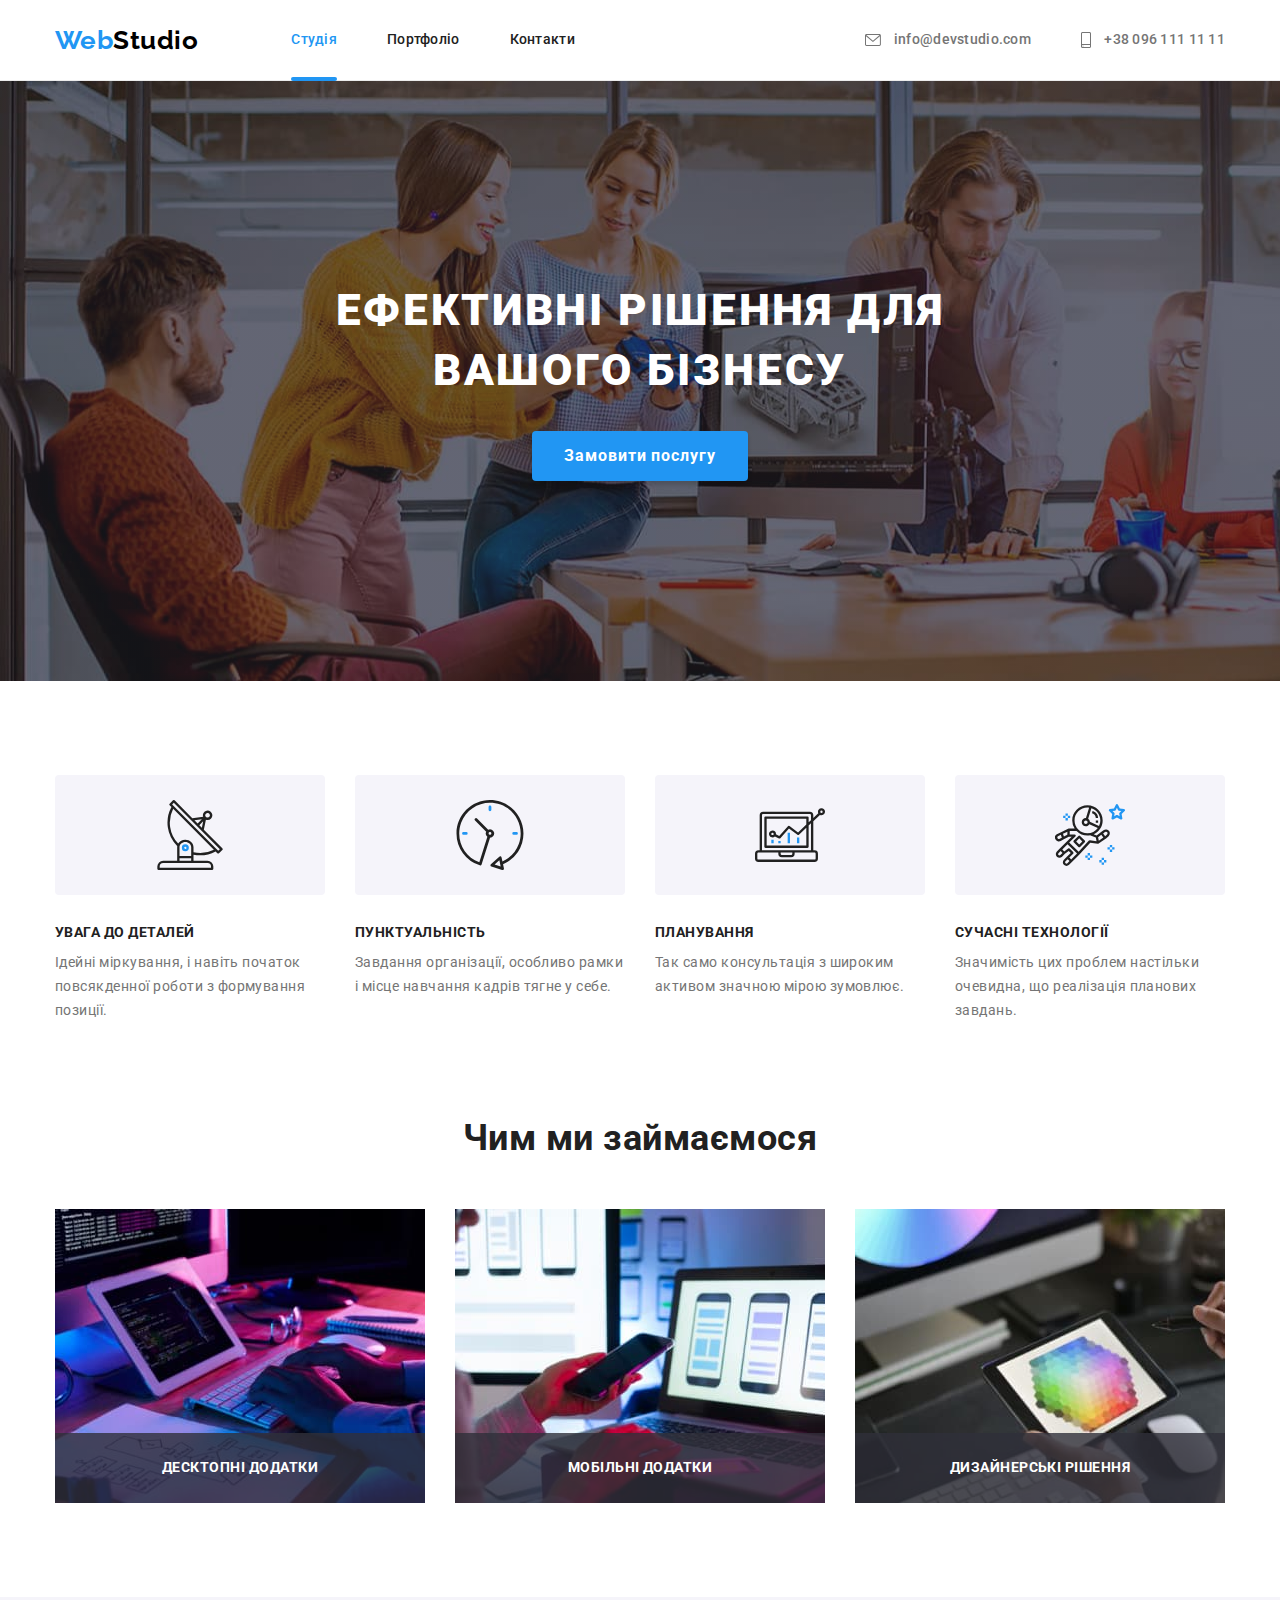
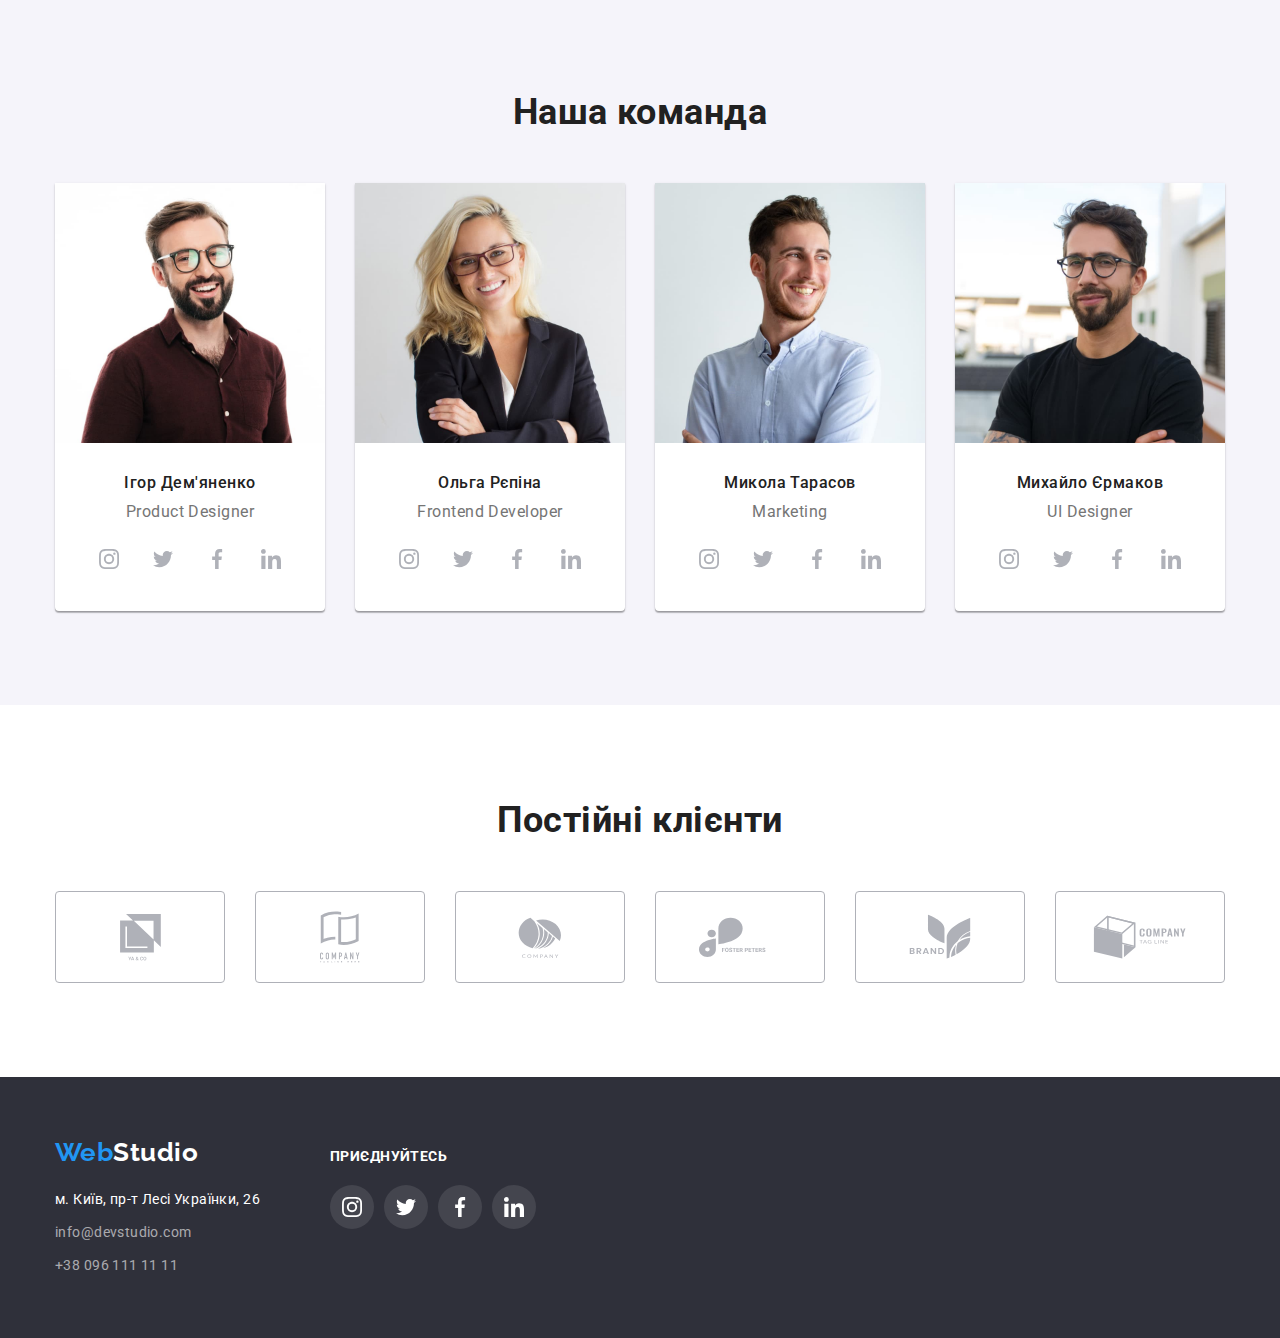
<file: index.html>
<!DOCTYPE html>
<html lang="uk">
  <head>
    <meta charset="UTF-8" />
    <meta http-equiv="X-UA-Compatible" content="IE=edge" />
    <meta name="viewport" content="width=device-width, initial-scale=1.0" />
    <link
      href="https://fonts.googleapis.com/css2?family=Raleway:wght@700&family=Roboto:wght@400;500;700;900&display=swap"
      rel="stylesheet"
    />
    <link
      rel="stylesheet"
      href="https://cdnjs.cloudflare.com/ajax/libs/modern-normalize/1.0.0/modern-normalize.min.css"
    />
    <link rel="stylesheet" href="./css/styles.css" />
    <title>WebStudio</title>
  </head>
  <body>
    <header class="page-header">
      <div class="container main-nav">
        <a href="./index.html" class="logo main-logo">Web<span class="header-logo">Studio</span></a>
        <nav class="site-nav">
          <ul class="nav-list list">
            <li class="nav-item">
              <a href="./index.html" class="nav-link active">Студія</a>
            </li>
            <li class="nav-item">
              <a href="./portfolio.html" class="nav-link">Портфоліо</a>
            </li>
            <li class="nav-item"><a href="" class="nav-link">Контакти</a></li>
          </ul>
        </nav>
        <ul class="contact-list list">
          <li class="contact-item">
            <a href="mailto:info@devstudio.com" class="contact-link">
              <svg class="header-icon" width="16px" height="12px">
                <use href="./images/icons.svg#icon-envelope"></use>
              </svg>
              info@devstudio.com</a
            >
          </li>
          <li class="contact-item">
            <a href="tel:+380961111111" class="contact-link">
              <svg class="header-icon" width="10px" height="16px">
                <use href="./images/icons.svg#icon-smartphone"></use>
              </svg>
              +38 096 111 11 11</a
            >
          </li>
        </ul>
      </div>
    </header>

    <main>
      <section class="hero">
        <div class="container hero-container">
          <h1 class="hero-title">Ефективні рішення для вашого бізнесу</h1>
          <button data-modal-open type="button" class="hero-button">Замовити послугу</button>
        </div>
      </section>

      <section class="section features">
        <div class="container">
          <h2 class="visually-hidden">Переваги</h2>
          <ul class="features-list list">
            <li class="features-item">
              <div class="features-icon">
                <svg width="70px" height="70px">
                  <use href="./images/icons.svg#icon-antenna"></use>
                </svg>
              </div>
              <h3 class="features-title">УВАГА ДО ДЕТАЛЕЙ</h3>
              <p class="features-description">
                Ідейні міркування, і навіть початок повсякденної роботи з формування позиції.
              </p>
            </li>
            <li class="features-item">
              <div class="features-icon">
                <svg width="70px" height="70px">
                  <use href="./images/icons.svg#icon-clock"></use>
                </svg>
              </div>
              <h3 class="features-title">ПУНКТУАЛЬНІСТЬ</h3>
              <p class="features-description">
                Завдання організації, особливо рамки і місце навчання кадрів тягне у себе.
              </p>
            </li>
            <li class="features-item">
              <div class="features-icon">
                <svg width="70px" height="70px">
                  <use href="./images/icons.svg#icon-diagram"></use>
                </svg>
              </div>
              <h3 class="features-title">ПЛАНУВАННЯ</h3>
              <p class="features-description">
                Так само консультація з широким активом значною мірою зумовлює.
              </p>
            </li>
            <li class="features-item">
              <div class="features-icon">
                <svg width="70px" height="70px">
                  <use href="./images/icons.svg#icon-astronaut"></use>
                </svg>
              </div>
              <h3 class="features-title">СУЧАСНІ ТЕХНОЛОГІЇ</h3>
              <p class="features-description">
                Значимість цих проблем настільки очевидна, що реалізація планових завдань.
              </p>
            </li>
          </ul>
        </div>
      </section>

      <section class="section work">
        <div class="container">
          <h2 class="section-title">Чим ми займаємося</h2>
          <ul class="work-list list">
            <li class="work-item">
              <div class="work-thumb">
                <img
                  src="./images/website-development.jpg"
                  alt="Процес верстки сайту"
                  width="370"
                />
                <div class="work-overlay">
                  <h3 class="work-overlay-text">Десктопні додатки</h3>
                </div>
              </div>
            </li>
            <li class="work-item">
              <div class="work-thumb">
                <img
                  src="./images/mobile-application-development.jpg"
                  alt="Процес створення мобільного додатку"
                  width="370"
                />
                <div class="work-overlay">
                  <h3 class="work-overlay-text">Мобільні додатки</h3>
                </div>
              </div>
            </li>
            <li class="work-item">
              <div class="work-thumb">
                <img
                  src="./images/website-visualization.jpg"
                  alt="Процес візуального оформлення сайту"
                  width="370"
                />
                <div class="work-overlay">
                  <h3 class="work-overlay-text">Дизайнерські рішення</h3>
                </div>
              </div>
            </li>
          </ul>
        </div>
      </section>

      <section class="team section">
        <div class="container">
          <h2 class="section-title">Наша команда</h2>
          <ul class="team-list list">
            <li class="team-item">
              <img src="./images/ihor-demyanenko.jpg" alt="Дизайнер Ігор Дем'яненко" width="270" />
              <div class="team-container">
                <h3 class="team-title">Ігор Дем'яненко</h3>
                <p lang="en" class="team-description">Product Designer</p>
              </div>
              <div class="social-container">
                <ul class="list social-list">
                  <li class="social-item">
                    <a href="" class="social-link">
                      <svg width="20px" height="20px" class="social-icon">
                        <use href="./images/icons.svg#icon-instagram"></use>
                      </svg>
                    </a>
                  </li>
                  <li class="social-item">
                    <a href="" class="social-link">
                      <svg width="20px" height="20px">
                        <use href="./images/icons.svg#icon-twitter"></use>
                      </svg>
                    </a>
                  </li>
                  <li class="social-item">
                    <a href="" class="social-link">
                      <svg width="20px" height="20px">
                        <use href="./images/icons.svg#icon-facebook"></use>
                      </svg>
                    </a>
                  </li>
                  <li class="social-item">
                    <a href="" class="social-link">
                      <svg width="20px" height="20px">
                        <use href="./images/icons.svg#icon-linkedin"></use>
                      </svg>
                    </a>
                  </li>
                </ul>
              </div>
            </li>
            <li class="team-item">
              <img
                src="./images/olga-repina.jpg"
                alt="Розробниця візуальної частини сайту Ольга Рєпіна"
                width="270"
              />
              <div class="team-container">
                <h3 class="team-title">Ольга Рєпіна</h3>
                <p lang="en" class="team-description">Frontend Developer</p>
              </div>
              <div class="social-container">
                <ul class="list social-list">
                  <li class="social-item">
                    <a href="" class="social-link">
                      <svg width="20px" height="20px" class="social-icon">
                        <use href="./images/icons.svg#icon-instagram"></use>
                      </svg>
                    </a>
                  </li>
                  <li class="social-item">
                    <a href="" class="social-link">
                      <svg width="20px" height="20px">
                        <use href="./images/icons.svg#icon-twitter"></use>
                      </svg>
                    </a>
                  </li>
                  <li class="social-item">
                    <a href="" class="social-link">
                      <svg width="20px" height="20px">
                        <use href="./images/icons.svg#icon-facebook"></use>
                      </svg>
                    </a>
                  </li>
                  <li class="social-item">
                    <a href="" class="social-link">
                      <svg width="20px" height="20px">
                        <use href="./images/icons.svg#icon-linkedin"></use>
                      </svg>
                    </a>
                  </li>
                </ul>
              </div>
            </li>
            <li class="team-item">
              <img src="./images/mykola-tarasov.jpg" alt="Маркетолог Микола Тарасов" width="270" />
              <div class="team-container">
                <h3 class="team-title">Микола Тарасов</h3>
                <p lang="en" class="team-description">Marketing</p>
              </div>
              <div class="social-container">
                <ul class="list social-list">
                  <li class="social-item">
                    <a href="" class="social-link">
                      <svg width="20px" height="20px" class="social-icon">
                        <use href="./images/icons.svg#icon-instagram"></use>
                      </svg>
                    </a>
                  </li>
                  <li class="social-item">
                    <a href="" class="social-link">
                      <svg width="20px" height="20px">
                        <use href="./images/icons.svg#icon-twitter"></use>
                      </svg>
                    </a>
                  </li>
                  <li class="social-item">
                    <a href="" class="social-link">
                      <svg width="20px" height="20px">
                        <use href="./images/icons.svg#icon-facebook"></use>
                      </svg>
                    </a>
                  </li>
                  <li class="social-item">
                    <a href="" class="social-link">
                      <svg width="20px" height="20px">
                        <use href="./images/icons.svg#icon-linkedin"></use>
                      </svg>
                    </a>
                  </li>
                </ul>
              </div>
            </li>
            <li class="team-item">
              <img
                src="./images/mykhailo-yermakov.jpg"
                alt="Дизайнер інтерфейсу Михайло Єрмаков"
                width="270"
              />
              <div class="team-container">
                <h3 class="team-title">Михайло Єрмаков</h3>
                <p lang="en" class="team-description">UI Designer</p>
              </div>
              <div class="social-container">
                <ul class="list social-list">
                  <li class="social-item">
                    <a href="" class="social-link">
                      <svg width="20px" height="20px" class="social-icon">
                        <use href="./images/icons.svg#icon-instagram"></use>
                      </svg>
                    </a>
                  </li>
                  <li class="social-item">
                    <a href="" class="social-link">
                      <svg width="20px" height="20px">
                        <use href="./images/icons.svg#icon-twitter"></use>
                      </svg>
                    </a>
                  </li>
                  <li class="social-item">
                    <a href="" class="social-link">
                      <svg width="20px" height="20px">
                        <use href="./images/icons.svg#icon-facebook"></use>
                      </svg>
                    </a>
                  </li>
                  <li class="social-item">
                    <a href="" class="social-link">
                      <svg width="20px" height="20px">
                        <use href="./images/icons.svg#icon-linkedin"></use>
                      </svg>
                    </a>
                  </li>
                </ul>
              </div>
            </li>
          </ul>
        </div>
      </section>

      <section class="section">
        <div class="container">
          <h2 class="section-title">Постійні клієнти</h2>
          <ul class="list client-list">
            <li class="client-item">
              <a href="" class="client-link">
                <svg width="41px" height="46.7px">
                  <use href="./images/icons.svg#icon-client-1"></use>
                </svg>
              </a>
            </li>
            <li class="client-item">
              <a href="" class="client-link">
                <svg width="40px" height="52px">
                  <use href="./images/icons.svg#icon-client-2"></use>
                </svg>
              </a>
            </li>
            <li class="client-item">
              <a href="" class="client-link">
                <svg width="43.46px" height="41.18px">
                  <use href="./images/icons.svg#icon-client-3"></use>
                </svg>
              </a>
            </li>
            <li class="client-item">
              <a href="" class="client-link">
                <svg width="84.44px" height="40.62px">
                  <use href="./images/icons.svg#icon-client-4"></use>
                </svg>
              </a>
            </li>
            <li class="client-item">
              <a href="" class="client-link">
                <svg width="62.54px" height="45.43px">
                  <use href="./images/icons.svg#icon-client-5"></use>
                </svg>
              </a>
            </li>
            <li class="client-item">
              <a href="" class="client-link">
                <svg width="93.79px" height="43.93px">
                  <use href="./images/icons.svg#icon-client-6"></use>
                </svg>
              </a>
            </li>
          </ul>
        </div>
      </section>
    </main>

    <footer class="footer">
      <div class="container footer-container">
        <div>
          <a href="./index.html" class="logo">Web<span class="footer-logo">Studio</span></a>
          <address class="footer-address">
            <ul class="footer-list list">
              <li class="footer-item">
                <a href="https://goo.gl/maps/XunTqsF5HSqETPy68" class="address-link"
                  >м. Київ, пр-т Лесі Українки, 26</a
                >
              </li>
              <li class="footer-item">
                <a href="mailto:info@devstudio.com" class="contacts-link">info@devstudio.com</a>
              </li>
              <li class="footer-item">
                <a href="tel:+380961111111" class="contacts-link">+38 096 111 11 11</a>
              </li>
            </ul>
          </address>
        </div>
        <div class="join">
          <h3 class="join-title">приєднуйтесь</h3>
          <ul class="list join-list">
            <li class="join-item">
              <a href="" class="social-link join-link">
                <svg width="20px" height="20px">
                  <use href="./images/icons.svg#icon-instagram"></use>
                </svg>
              </a>
            </li>
            <li class="join-item">
              <a href="" class="social-link join-link">
                <svg width="20px" height="20px">
                  <use href="./images/icons.svg#icon-twitter"></use>
                </svg>
              </a>
            </li>
            <li class="join-item">
              <a href="" class="social-link join-link">
                <svg width="20px" height="20px">
                  <use href="./images/icons.svg#icon-facebook"></use>
                </svg>
              </a>
            </li>
            <li class="join-item">
              <a href="" class="social-link join-link">
                <svg width="20px" height="20px">
                  <use href="./images/icons.svg#icon-linkedin"></use>
                </svg>
              </a>
            </li>
          </ul>
        </div>
      </div>
    </footer>

    <div data-modal class="backdrop is-hidden">
      <div class="modal">
        <button data-modal-close type="button" class="modal-btn">
          <svg class="" width="18" height="18">
            <use href="./images/icons.svg#modal-btn"></use>
          </svg>
        </button>
      </div>
    </div>

    <script src="./js/modal.js"></script>
  </body>
</html>
</file>
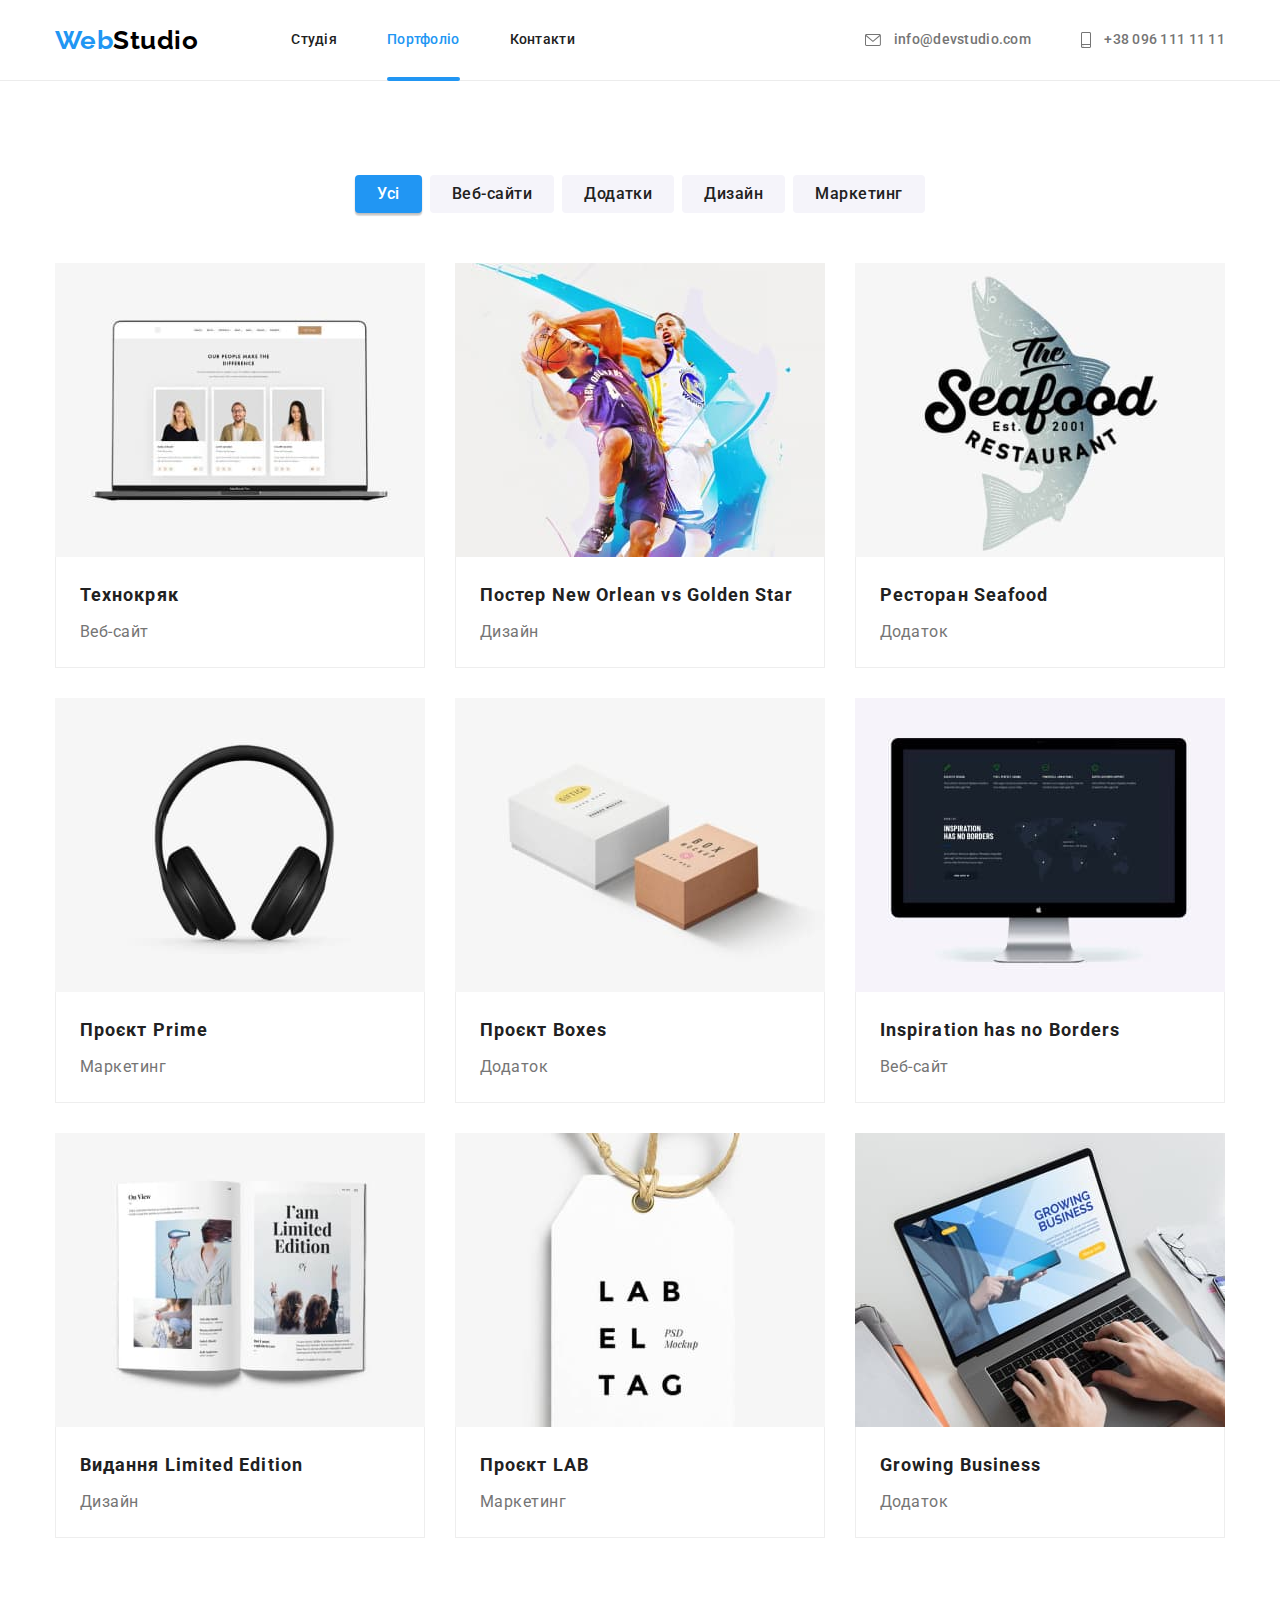
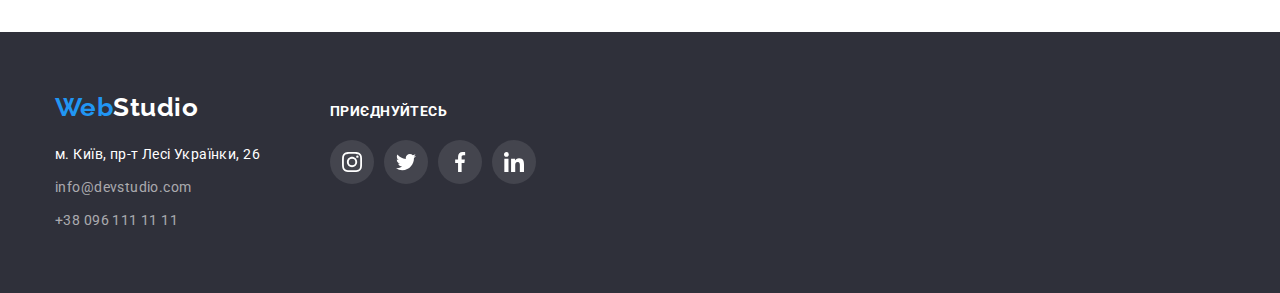
<file: portfolio.html>
<!DOCTYPE html>
<html lang="uk">
  <head>
    <meta charset="UTF-8" />
    <meta http-equiv="X-UA-Compatible" content="IE=edge" />
    <meta name="viewport" content="width=device-width, initial-scale=1.0" />
    <link
      href="https://fonts.googleapis.com/css2?family=Raleway:wght@700&family=Roboto:wght@400;500;700;900&display=swap"
      rel="stylesheet"
    />
    <link
      rel="stylesheet"
      href="https://cdnjs.cloudflare.com/ajax/libs/modern-normalize/1.0.0/modern-normalize.min.css"
    />
    <link rel="stylesheet" href="./css/styles.css" />
    <title>WebStudio</title>
  </head>
  <body>
    <header class="page-header">
      <div class="container main-nav">
        <a href="./index.html" class="logo main-logo">Web<span class="header-logo">Studio</span></a>
        <nav class="site-nav">
          <ul class="nav-list list">
            <li class="nav-item">
              <a href="./index.html" class="nav-link">Студія</a>
            </li>
            <li class="nav-item">
              <a href="./portfolio.html" class="nav-link active">Портфоліо</a>
            </li>
            <li class="nav-item"><a href="" class="nav-link">Контакти</a></li>
          </ul>
        </nav>
        <ul class="contact-list list">
          <li class="contact-item">
            <a href="mailto:info@devstudio.com" class="contact-link">
              <svg class="header-icon" width="16px" height="12px">
                <use href="./images/icons.svg#icon-envelope"></use>
              </svg>
              info@devstudio.com</a
            >
          </li>
          <li class="contact-item">
            <a href="tel:+380961111111" class="contact-link">
              <svg class="header-icon" width="10px" height="16px">
                <use href="./images/icons.svg#icon-smartphone"></use>
              </svg>
              +38 096 111 11 11</a
            >
          </li>
        </ul>
      </div>
    </header>

    <main>
      <section class="portfolio section">
        <div class="container">
          <h1 class="visually-hidden">Портфоліо</h1>

          <ul class="filter-list list">
            <li class="filter-item">
              <button type="button" class="filter-button active-button">Усі</button>
            </li>
            <li class="filter-item">
              <button type="button" class="filter-button">Веб-сайти</button>
            </li>
            <li class="filter-item">
              <button type="button" class="filter-button">Додатки</button>
            </li>
            <li class="filter-item">
              <button type="button" class="filter-button">Дизайн</button>
            </li>
            <li class="filter-item">
              <button type="button" class="filter-button">Маркетинг</button>
            </li>
          </ul>

          <ul class="project-list list">
            <li class="project-item">
              <a href="" class="project-link">
                <div class="project-thumb">
                  <img src="./images/laptop.jpg" alt="Ноутбук з відкритим сайтом" width="370" />
                  <div class="project-overlay">
                    <p class="project-overlay-text">
                      Ресурс пропонує комплексні пропозиції з різним рівнем функціоналу та сервісів.
                      Все це дозволить відвідувачу отримати вичерпні відомості про компанію чи
                      приватну особу.
                    </p>
                  </div>
                </div>
                <div class="project-container">
                  <h2 class="project-title">Технокряк</h2>
                  <p class="project-text">Веб-сайт</p>
                </div>
              </a>
            </li>

            <li class="project-item">
              <a href="" class="project-link">
                <div class="project-thumb">
                  <img
                    src="./images/basketball.jpg"
                    alt="Чоловіки грають в баскетбол"
                    width="370"
                  />
                  <div class="project-overlay">
                    <p class="project-overlay-text">
                      Ресурс пропонує комплексні пропозиції з різним рівнем функціоналу та сервісів.
                      Все це дозволить відвідувачу отримати вичерпні відомості про компанію чи
                      приватну особу.
                    </p>
                  </div>
                </div>
                <div class="project-container">
                  <h2 class="project-title">Постер New Orlean vs Golden Star</h2>
                  <p class="project-text">Дизайн</p>
                </div>
              </a>
            </li>

            <li class="project-item">
              <a href="" class="project-link">
                <div class="project-thumb">
                  <img src="./images/fish.jpg" alt="Риба та назва ресторану" width="370" />
                  <div class="project-overlay">
                    <p class="project-overlay-text">
                      Ресурс пропонує комплексні пропозиції з різним рівнем функціоналу та сервісів.
                      Все це дозволить відвідувачу отримати вичерпні відомості про компанію чи
                      приватну особу.
                    </p>
                  </div>
                </div>
                <div class="project-container">
                  <h2 class="project-title">Ресторан Seafood</h2>
                  <p class="project-text">Додаток</p>
                </div>
              </a>
            </li>

            <li class="project-item">
              <a href="" class="project-link">
                <div class="project-thumb">
                  <img src="./images/headphones.jpg" alt="Навушники" width="370" />
                  <div class="project-overlay">
                    <p class="project-overlay-text">
                      Ресурс пропонує комплексні пропозиції з різним рівнем функціоналу та сервісів.
                      Все це дозволить відвідувачу отримати вичерпні відомості про компанію чи
                      приватну особу.
                    </p>
                  </div>
                </div>
                <div class="project-container">
                  <h2 class="project-title">Проєкт Prime</h2>
                  <p class="project-text">Маркетинг</p>
                </div>
              </a>
            </li>

            <li class="project-item">
              <a href="" class="project-link">
                <div class="project-thumb">
                  <img src="./images/boxes.jpg" alt="Біла та жовта коробки" width="370" />
                  <div class="project-overlay">
                    <p class="project-overlay-text">
                      Ресурс пропонує комплексні пропозиції з різним рівнем функціоналу та сервісів.
                      Все це дозволить відвідувачу отримати вичерпні відомості про компанію чи
                      приватну особу.
                    </p>
                  </div>
                </div>
                <div class="project-container">
                  <h2 class="project-title">Проєкт Boxes</h2>
                  <p class="project-text">Додаток</p>
                </div>
              </a>
            </li>

            <li class="project-item">
              <a href="" class="project-link">
                <div class="project-thumb">
                  <img
                    src="./images/pc.jpg"
                    alt="Персональний комп'ютер з відкритим сайтом"
                    width="370"
                  />
                  <div class="project-overlay">
                    <p class="project-overlay-text">
                      Ресурс пропонує комплексні пропозиції з різним рівнем функціоналу та сервісів.
                      Все це дозволить відвідувачу отримати вичерпні відомості про компанію чи
                      приватну особу.
                    </p>
                  </div>
                </div>
                <div class="project-container">
                  <h2 class="project-title">Inspiration has no Borders</h2>
                  <p class="project-text">Веб-сайт</p>
                </div>
              </a>
            </li>

            <li class="project-item">
              <a href="" class="project-link">
                <div class="project-thumb">
                  <img src="./images/magazine.jpg" alt="Відкритий журнал" width="370" />
                  <div class="project-overlay">
                    <p class="project-overlay-text">
                      Ресурс пропонує комплексні пропозиції з різним рівнем функціоналу та сервісів.
                      Все це дозволить відвідувачу отримати вичерпні відомості про компанію чи
                      приватну особу.
                    </p>
                  </div>
                </div>
                <div class="project-container">
                  <h2 class="project-title">Видання Limited Edition</h2>
                  <p class="project-text">Дизайн</p>
                </div>
              </a>
            </li>

            <li class="project-item">
              <a href="" class="project-link">
                <div class="project-thumb">
                  <img src="./images/label.jpg" alt="Eтикетка з написом" width="370" />
                  <div class="project-overlay">
                    <p class="project-overlay-text">
                      Ресурс пропонує комплексні пропозиції з різним рівнем функціоналу та сервісів.
                      Все це дозволить відвідувачу отримати вичерпні відомості про компанію чи
                      приватну особу.
                    </p>
                  </div>
                </div>
                <div class="project-container">
                  <h2 class="project-title">Проєкт LAB</h2>
                  <p class="project-text">Маркетинг</p>
                </div>
              </a>
            </li>

            <li class="project-item">
              <a href="" class="project-link">
                <div class="project-thumb">
                  <img
                    src="./images/using-laptop.jpg"
                    alt="Чоловік працює за ноутбуком"
                    width="370"
                  />
                  <div class="project-overlay">
                    <p class="project-overlay-text">
                      Ресурс пропонує комплексні пропозиції з різним рівнем функціоналу та сервісів.
                      Все це дозволить відвідувачу отримати вичерпні відомості про компанію чи
                      приватну особу.
                    </p>
                  </div>
                </div>
                <div class="project-container">
                  <h2 class="project-title">Growing Business</h2>
                  <p class="project-text">Додаток</p>
                </div>
              </a>
            </li>
          </ul>
        </div>
      </section>
    </main>

    <footer class="footer">
      <div class="container footer-container">
        <div>
          <a href="./index.html" class="logo">Web<span class="footer-logo">Studio</span></a>
          <address class="footer-address">
            <ul class="footer-list list">
              <li class="footer-item">
                <a href="https://goo.gl/maps/XunTqsF5HSqETPy68" class="address-link link"
                  >м. Київ, пр-т Лесі Українки, 26</a
                >
              </li>
              <li class="footer-item">
                <a href="mailto:info@devstudio.com" class="contacts-link">info@devstudio.com</a>
              </li>
              <li class="footer-item">
                <a href="tel:+380961111111" class="contacts-link">+38 096 111 11 11</a>
              </li>
            </ul>
          </address>
        </div>
        <div class="join">
          <h3 class="join-title">приєднуйтесь</h3>
          <ul class="list join-list">
            <li class="join-item">
              <a href="" class="social-link join-link">
                <svg width="20px" height="20px">
                  <use href="./images/icons.svg#icon-instagram"></use>
                </svg>
              </a>
            </li>
            <li class="join-item">
              <a href="" class="social-link join-link">
                <svg width="20px" height="20px">
                  <use href="./images/icons.svg#icon-twitter"></use>
                </svg>
              </a>
            </li>
            <li class="join-item">
              <a href="" class="social-link join-link">
                <svg width="20px" height="20px">
                  <use href="./images/icons.svg#icon-facebook"></use>
                </svg>
              </a>
            </li>
            <li class="join-item">
              <a href="" class="social-link join-link">
                <svg width="20px" height="20px">
                  <use href="./images/icons.svg#icon-linkedin"></use>
                </svg>
              </a>
            </li>
          </ul>
        </div>
      </div>
    </footer>
  </body>
</html>
</file>
<file: css/styles.css>
:root {
  --primary-text-color: #212121;
  --description-color: #757575;
  --transparent-text-color: rgba(255, 255, 255, 0.6);
  --accent-color: #2196f3;
  --primary-bg-color: #ffffff;
  --secondary-bg-color: #2f303a;
  --team-bg-color: #f5f4fa;
  --secondary-logo-color: #000000;
  --icon-color: #afb1b8;
  --box-shadow-card: 0px 1px 3px rgba(0, 0, 0, 0.12), 0px 1px 1px rgba(0, 0, 0, 0.14),
    0px 2px 1px rgba(0, 0, 0, 0.2);
  --box-shadow-filter: 0px 3px 1px rgba(0, 0, 0, 0.1), 0px 1px 2px rgba(0, 0, 0, 0.08),
    0px 2px 2px rgba(0, 0, 0, 0.12);
  --box-shadow-portfolio-card: 0px 1px 1px rgba(0, 0, 0, 0.12), 0px 4px 4px rgba(0, 0, 0, 0.06),
    1px 4px 6px rgba(0, 0, 0, 0.16);
  --transition: cubic-bezier(0.4, 0, 0.2, 1);
}

body {
  color: var(--primary-text-color);
  background-color: var(--primary-bg-color);

  font-family: 'Roboto', sans-serif;
  letter-spacing: 0.03em;
}

img {
  display: block;
}

h1,
h2,
h3,
h4,
h5,
h6,
p,
ul {
  margin: 0;
  padding: 0;
}

.list {
  list-style: none;
}

.visually-hidden {
  position: absolute;

  width: 1px;
  height: 1px;
  margin: -1px;
  border: 0;
  padding: 0;

  white-space: nowrap;
  clip-path: inset(100%);
  clip: rect(0 0 0 0);
  overflow: hidden;
}

/* containers */

.container {
  margin-left: auto;
  margin-right: auto;
  padding-left: 15px;
  padding-right: 15px;

  width: 1200px;
}

/* logo */

.logo {
  color: var(--accent-color);

  font-family: 'Raleway', sans-serif;
  font-weight: 700;
  font-size: 26px;
  line-height: 1.19;
  text-decoration: none;
}

.header-logo {
  color: var(--secondary-logo-color);
}

.footer-logo {
  color: var(--primary-bg-color);
}

/* header */

.page-header {
  border-bottom: 1px solid #ececec;
}

.main-nav,
.nav-list,
.contact-list {
  display: flex;
}

.main-nav,
.nav-list {
  align-items: center;
}

.nav-list {
  margin-left: 93px;
}

.nav-item:not(:last-child),
.contact-item:not(:last-child) {
  margin-right: 50px;
}

.contact-list {
  margin-left: auto;
}

.nav-link,
.contact-link {
  display: block;
  padding-top: 32px;
  padding-bottom: 32px;

  fill: currentColor;

  font-weight: 500;
  font-size: 14px;
  line-height: 1.14;
  letter-spacing: 0.02em;
  text-decoration: none;

  transition: color 250ms var(--transition);
}

.nav-link {
  color: var(--primary-text-color);
}

.contact-link {
  color: var(--description-color);
}

.header-icon {
  vertical-align: middle;
  margin-right: 10px;
}

.nav-link:hover,
.nav-link:focus,
.contact-link:hover,
.contact-link:focus {
  color: var(--accent-color);
}

.active {
  position: relative;

  color: var(--accent-color);
}

.active::after {
  content: '';
  position: absolute;
  bottom: -1px;
  left: 0;

  height: 4px;
  width: 100%;

  background-color: var(--accent-color);

  border-radius: 2px;
}

/* hero */

.hero {
  text-align: center;
  margin-right: auto;
  margin-left: auto;
  padding-top: 200px;
  padding-bottom: 200px;

  max-width: 1600px;

  background-image: linear-gradient(to right, rgba(47, 48, 58, 0.4), rgba(47, 48, 58, 0.4)),
    url(../images/hero-bg.jpg);

  background-repeat: no-repeat;
  background-size: cover;
}

.hero-container {
  width: 696px;
}

.hero-title {
  margin-bottom: 30px;

  color: var(--primary-bg-color);

  font-weight: 900;
  font-size: 44px;
  line-height: 1.36;
  letter-spacing: 0.06em;
  text-transform: uppercase;
}

.hero-button {
  padding: 10px 32px;

  color: var(--primary-bg-color);
  background-color: var(--accent-color);
  box-shadow: 0px 4px 4px rgba(0, 0, 0, 0.15);

  font-family: inherit;
  font-weight: 700;
  font-size: 16px;
  line-height: 1.88;
  letter-spacing: 0.06em;
  cursor: pointer;
  border: none;
  border-radius: 4px;
}

/* section */

.section {
  padding-top: 94px;
  padding-bottom: 94px;
}

.section-title {
  text-align: center;
  margin-bottom: 50px;

  font-weight: 700;
  font-size: 36px;
  line-height: 1.17;
}

/* features */

.features {
  padding-bottom: 0;
}

.features-list {
  display: flex;
}

.features-icon {
  display: flex;
  justify-content: center;
  align-items: center;
  margin-bottom: 30px;

  height: 120px;

  background-color: var(--team-bg-color);

  border-radius: 4px;
}

.features-item {
  width: 270px;
}

.features-item:not(:last-child) {
  margin-right: 30px;
}

.features-title {
  margin-bottom: 10px;

  font-weight: 700;
  font-size: 14px;
  line-height: 1.14;
  text-transform: uppercase;
}

.features-description {
  color: var(--description-color);

  font-size: 14px;
  line-height: 1.71;
}

/* work */

.work-list {
  display: flex;
}

.work-item:not(:last-child) {
  margin-right: 30px;
}

.work-thumb {
  position: relative;
}

.work-overlay {
  position: absolute;
  bottom: 0;
  left: 0;

  height: 70px;
  width: 100%;

  display: flex;
  justify-content: center;
  align-items: center;

  background-color: rgba(47, 48, 58, 0.8);
}

.work-overlay-text {
  color: var(--primary-bg-color);

  font-size: 14px;
  line-height: 1.14;
  text-transform: uppercase;
}

/* team */

.team {
  text-align: center;

  background-color: var(--team-bg-color);
}

.team-list {
  display: flex;
}

.team-item {
  background-color: var(--primary-bg-color);
  box-shadow: var(--box-shadow-card);

  border-radius: 0px 0px 4px 4px;
}

.team-item:not(:last-child) {
  margin-right: 30px;
}

.team-container {
  margin-top: 30px;
}

.team-title {
  margin-bottom: 10px;

  font-weight: 500;
  font-size: 16px;
  line-height: 1.19;
}

.team-description {
  color: var(--description-color);

  font-size: 16px;
  line-height: 1.19;
}

.social-container {
  margin-top: 16px;
  margin-bottom: 30px;
}

.social-list {
  display: flex;
  justify-content: center;
}

.social-item:not(:last-child) {
  margin-right: 10px;
}

.social-link {
  display: flex;
  justify-content: center;
  align-items: center;

  width: 44px;
  height: 44px;

  fill: var(--icon-color);

  border-radius: 50%;

  transition: fill 250ms var(--transition), background-color 250ms var(--transition);
}

.social-link:hover,
.social-link:focus {
  background-color: var(--accent-color);
  fill: var(--primary-bg-color);
}

/* clients */

.client-list {
  display: flex;
  justify-content: center;
}

.client-item:not(:last-child) {
  margin-right: 30px;
}

.client-link {
  display: flex;
  justify-content: center;
  align-items: center;

  width: 170px;
  height: 92px;

  fill: var(--icon-color);

  border: 1px solid var(--icon-color);
  border-radius: 4px;

  transition: fill 250ms var(--transition), border 250ms var(--transition);
}

.client-link:hover,
.client-link:focus {
  fill: var(--accent-color);
  border: 1px solid var(--accent-color);
}

/* footer */

.footer {
  padding-top: 60px;
  padding-bottom: 60px;

  background-color: var(--secondary-bg-color);
}

.footer-container {
  display: flex;
}

.footer-address {
  margin-top: 20px;
}

.footer-item:not(:last-child) {
  margin-bottom: 9px;
}

.address-link,
.contacts-link {
  font-style: normal;
  font-weight: 400;
  font-size: 14px;
  line-height: 1.71;
  letter-spacing: 0.03em;
  text-decoration: none;

  transition: color 250ms var(--transition);
}

.address-link {
  color: var(--primary-bg-color);
}

.contacts-link {
  color: var(--transparent-text-color);
}

.address-link:hover,
.address-link:focus,
.contacts-link:hover,
.contacts-link:focus {
  color: var(--accent-color);
}

.join {
  margin-left: 70px;
  margin-top: 12px;
}

.join-list {
  display: flex;
}

.join-title {
  margin-bottom: 20px;

  color: var(--primary-bg-color);

  font-size: 14px;
  line-height: 1.14;
  letter-spacing: 0.03em;
  text-transform: uppercase;
}

.join-item:not(:last-child) {
  margin-right: 10px;
}

.join-link {
  fill: var(--primary-bg-color);
  background-color: rgba(255, 255, 255, 0.1);
}

/* modal */

.backdrop {
  position: fixed;
  top: 0;
  left: 0;

  width: 100%;
  height: 100%;

  background-color: rgba(0, 0, 0, 0.2);

  transition: opacity 250ms var(--transition), visibility 250ms var(--transition);
}

.backdrop.is-hidden {
  visibility: hidden;
  opacity: 0;
  pointer-events: none;
}

.modal {
  position: absolute;
  top: 50%;
  left: 50%;
  transform: translate(-50%, -50%);

  min-width: 528px;
  min-height: 581px;

  background-color: var(--primary-bg-color);
  box-shadow: 0px 1px 3px rgba(0, 0, 0, 0.12), 0px 1px 1px rgba(0, 0, 0, 0.14),
    0px 2px 1px rgba(0, 0, 0, 0.2);

  border-radius: 4px;
}

.modal-btn {
  position: absolute;
  top: 8px;
  right: 8px;

  display: flex;
  justify-content: center;
  align-items: center;

  width: 30px;
  height: 30px;
  padding: 0;

  background-color: transparent;

  border: 1px solid rgba(0, 0, 0, 0.1);
  border-radius: 50%;
  cursor: pointer;

  transition: fill 250ms var(--transition);
}

.modal-btn:hover,
.modal-btn:focus {
  fill: var(--accent-color);
}

/* portfolio */

.filter-list {
  display: flex;
  justify-content: center;
  margin-bottom: 50px;
}

.filter-item:not(:last-child) {
  margin-right: 8px;
}

.filter-button {
  padding: 6px 22px;

  color: var(--primary-text-color);
  background-color: var(--team-bg-color);

  font-family: inherit;
  font-weight: 500;
  font-size: 16px;
  line-height: 1.62;
  letter-spacing: 0.03em;
  cursor: pointer;
  border-width: 0px;
  border-radius: 4px;

  transition: color 250ms var(--transition), background-color 250ms var(--transition),
    box-shadow 250ms var(--transition);
}

.filter-button:hover,
.filter-button:focus,
.active-button {
  color: var(--primary-bg-color);
  background-color: var(--accent-color);
  box-shadow: var(--box-shadow-filter);
}

.project-list {
  display: flex;
  flex-wrap: wrap;
}

.project-item {
  width: 370px;
  transition: box-shadow 250ms var(--transition);
}

.project-item:hover,
.project-item:focus {
  box-shadow: var(--box-shadow-portfolio-card);
}

.project-item:not(:nth-child(3n)) {
  margin-right: 30px;
}

.project-item:not(:nth-child(n + 7)) {
  margin-bottom: 30px;
}

.project-link {
  text-decoration: none;
}

/* overlay */

.project-link:hover .project-overlay,
.project-link:focus .project-overlay {
  opacity: 1;
  transform: translateY(0);
}

.project-thumb {
  position: relative;
  overflow: hidden;
}

.project-overlay {
  position: absolute;
  top: 0;
  left: 0;

  display: flex;
  justify-content: center;
  align-items: center;

  height: 100%;
  width: 100%;

  background-color: rgba(33, 150, 243, 0.9);

  opacity: 0;
  transform: translateY(100%);
  transition: transform 250ms var(--transition), opacity 250ms var(--transition);
}

.project-overlay-text {
  max-width: 322px;

  color: var(--primary-bg-color);

  font-size: 18px;
  line-height: 1.56;
}

/* end overlay */

.project-container {
  padding: 20px 24px;

  border-right: 1px solid #eeeeee;
  border-bottom: 1px solid #eeeeee;
  border-left: 1px solid #eeeeee;
}

.project-title {
  margin-bottom: 4px;

  color: var(--primary-text-color);

  font-weight: 700;
  font-size: 18px;
  line-height: 2;
  letter-spacing: 0.06em;
}

.project-text {
  color: var(--description-color);

  font-size: 16px;
  line-height: 1.88;
}
</file>
